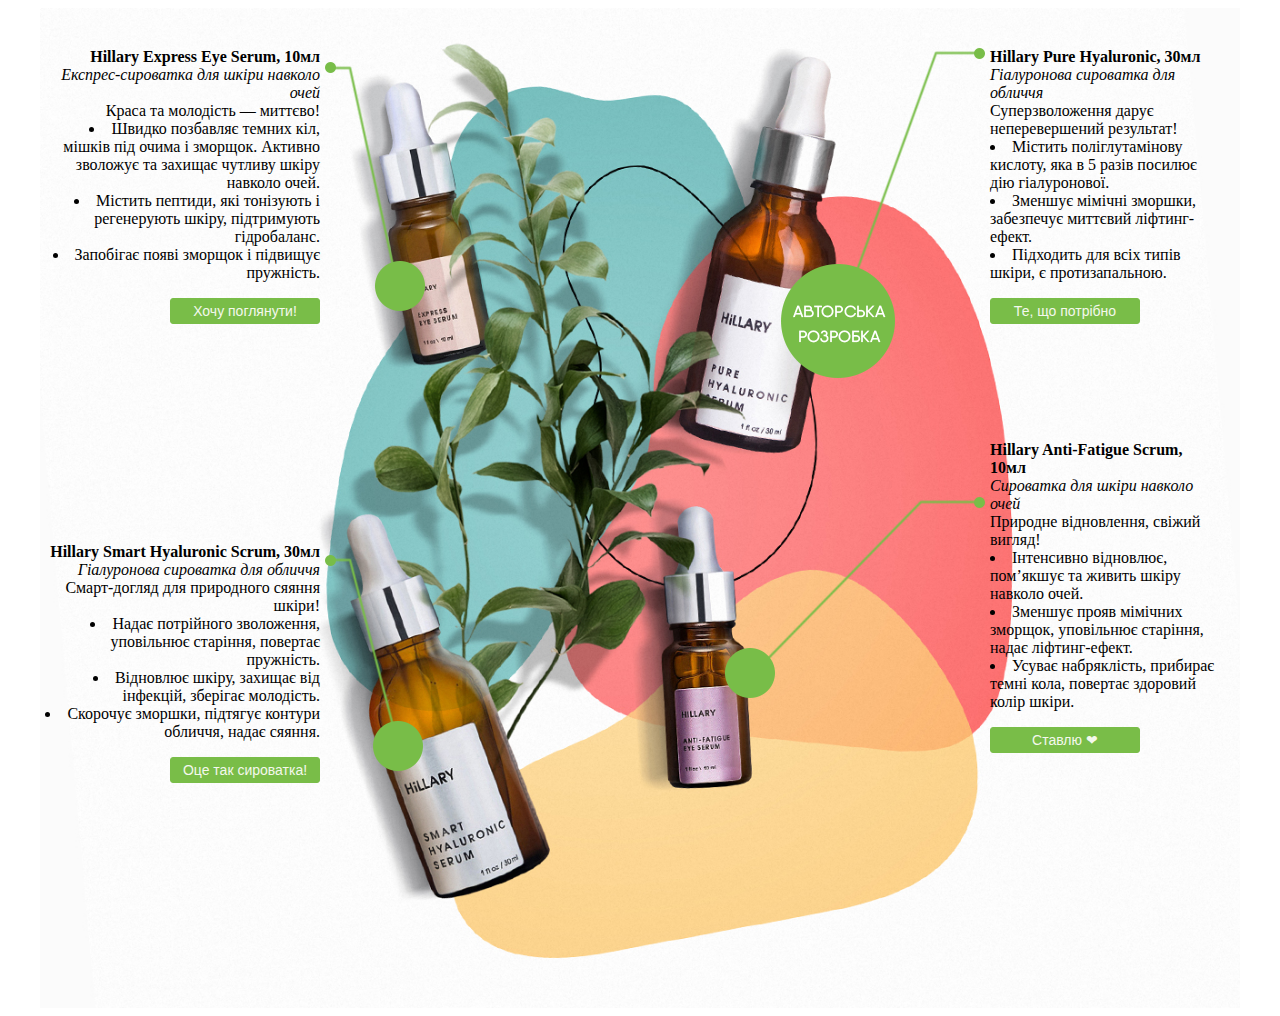
<file: index.html>
<!DOCTYPE html>
<html lang="en">
<head>
    <meta charset="UTF-8">
    <meta name="viewport" content="width=device-width, initial-scale=1.0">
    <title>Document</title>
    <link href="maket.css" type="text/css" rel="stylesheet">
</head>
<body>
    <main>
        <div class="top-left-block">
            <div>
                <div class="bold-text">Hillary Express Eye Serum, 10мл</div>
                <div class="italic-text">Експрес-сироватка для шкіри навколо очей</div>
                <div>Краса та молодість — миттєво!</div>
                <ul>
                    <li>Швидко позбавляє темних кіл, мішків під очима і зморщок. Активно зволожує та захищає чутливу шкіру навколо очей.</li>
                    <li>Містить пептиди, які тонізують і регенерують шкіру, підтримують гідробаланс.</li>
                    <li>Запобігає появі зморщок і підвищує пружність.</li>
                </ul>
                <button>Хочу поглянути!</button>
            </div>
            <img src="top-left-arrow.png">
        </div>
        <div class="top-right-block">
            <img src="top-right-arrow1.png">
            <div>
                <div class="bold-text">Hillary Pure Hyaluronic, 30мл</div>
                <div class="italic-text">Гіалуронова сироватка для обличчя</div>
                <div>Суперзволоження дарує неперевершений результат!</div>
                <ul>
                    <li> Містить поліглутамінову кислоту, яка в 5 разів посилює дію гіалуронової.</li>
                    <li>Зменшує мімічні зморшки, забезпечує миттєвий ліфтинг-ефект.</li>
                    <li>Підходить для всіх типів шкіри, є протизапальною.</li>
                </ul>
                <button>Те, що потрібно</button>
            </div>
        </div>
        <div class="bottom-left-block">
            <div>
                <div class="bold-text">Hillary Smart Hyaluronic Scrum, 30мл</div>
                <div class="italic-text">Гіалуронова сироватка для обличчя</div>
                <div>Смарт-догляд для природного сяяння шкіри!</div>
                <ul>
                    <li>Надає потрійного зволоження, уповільнює старіння, повертає пружність.</li>
                    <li>Відновлює шкіру, захищає від інфекцій, зберігає молодість.</li>
                    <li>Скорочує зморшки, підтягує контури обличчя, надає сяяння.</li>
                </ul>
                <button>Оце так сироватка!</button>
            </div>
            <img src="bottom-left-arrow.png">
        </div>
        <div class="bottom-right-block">
            <img src="bottom-right-arrow.png">
            <div>
                <div class="bold-text">Hillary Anti-Fatigue Scrum, 10мл</div>
                <div class="italic-text">Сироватка для шкіри навколо очей</div>
                <div>Природне відновлення, свіжий вигляд!</div>
                <ul>
                    <li>Інтенсивно відновлює, пом’якшує та живить шкіру навколо очей.</li>
                    <li>Зменшує прояв мімічних зморщок, уповільнює старіння, надає ліфтинг-ефект.</li>
                    <li>Усуває набряклість, прибирає темні кола, повертає здоровий колір шкіри.</li>
                </ul>
                <button>Ставлю ❤</button>
            </div>
        </div>
    </main>
</body>
</html>
</file>
<file: maket.css>
main {
    margin: 0 auto;
    width: 1200px;
    height: 1000px;
    background-image: url(bg.jpg);
    background-size: cover;
    background-position: center;
    position: relative;
}

.top-left-block {
    position: absolute;
    top: 40px;
    left: 0px;
    display: flex;
    text-align: right;
}

.top-right-block {
    position: absolute;
    top: 40px;
    right: 20px;
    display: flex;
}

.bottom-left-block {
    position: absolute;
    left: 0px;
    bottom: 225px;
    display: flex;
    text-align: right;
}

.bottom-right-block {
    position: absolute;
    right: 20px;
    bottom: 255px;
    display: flex;
}

.top-left-block div, .bottom-left-block div {
    width: 280px;
}

.top-right-block div, .bottom-right-block div {
    width: 230px;
}

.bold-text {
    font-weight: 800;
}

.italic-text {
    font-style: italic;
}

ul {
    list-style-position: inside;
    margin-top: 0;
    padding: 0;
}

img {
    padding: 0 5px;
    object-fit: contain;
}

button {
    background-color: #79bd48;
    border: 1px solid #79bd48;
    border-radius: 3px;
    width: 150px;
    padding: 4px;
    font-size: 14px;
    color: #f4f8ed;
}
</file>
